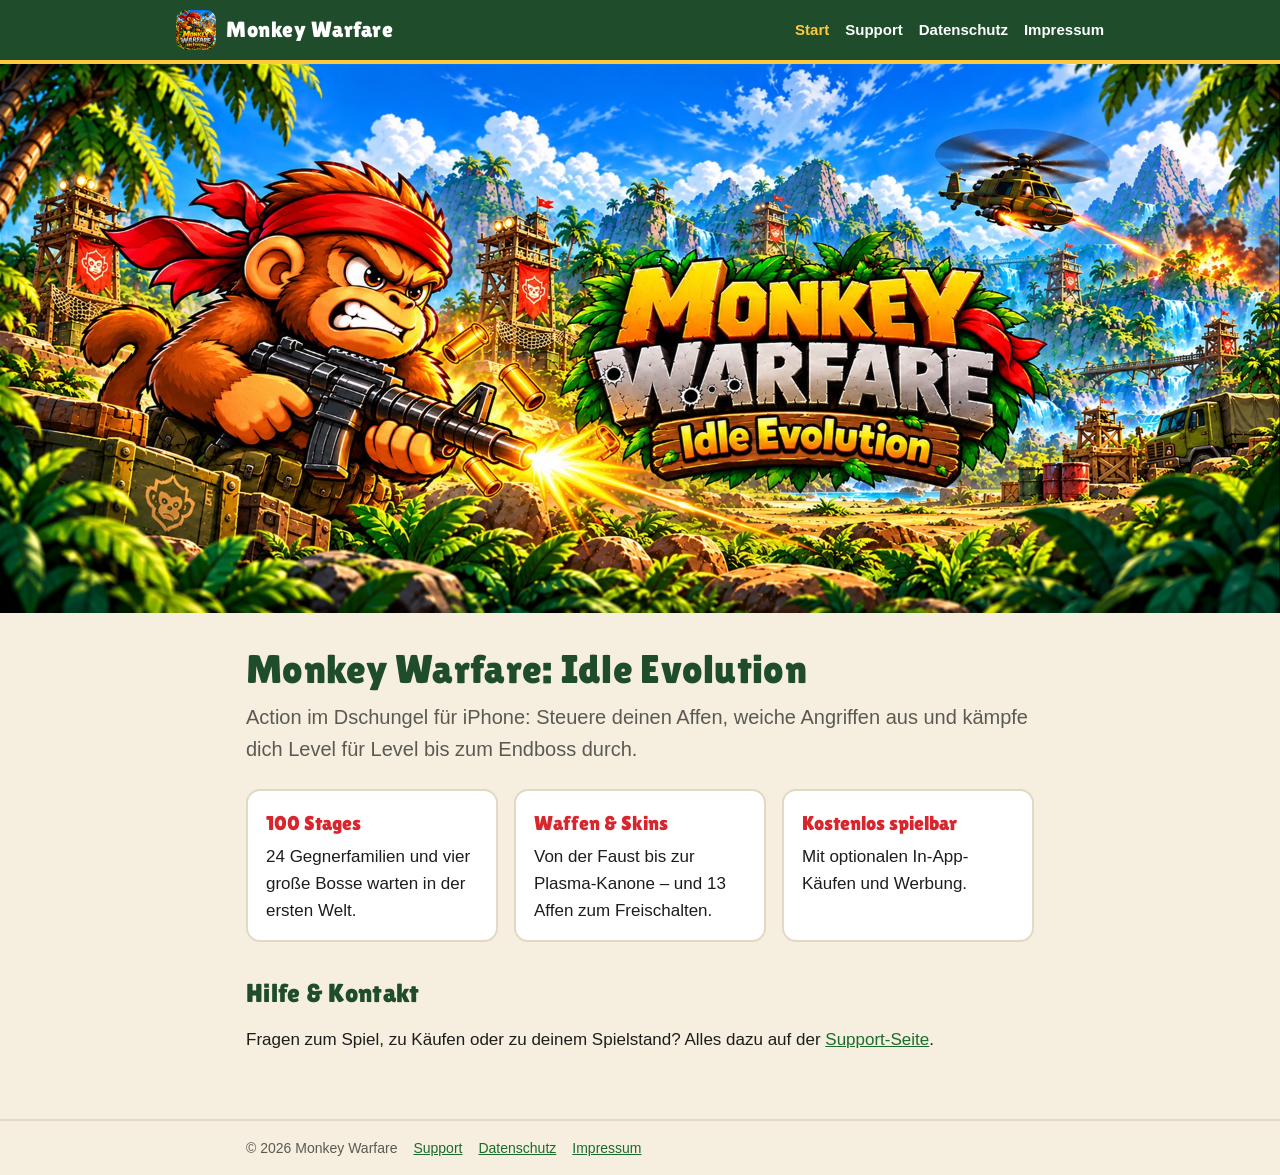
<file: index.html>
<!doctype html>
<html lang="de">
<head>
  <meta charset="utf-8">
  <meta name="viewport" content="width=device-width, initial-scale=1">
  <title>Monkey Warfare: Idle Evolution</title>
  <meta name="description" content="Monkey Warfare: Idle Evolution – Action im Dschungel für iPhone. Kämpfe dich mit deinem Affen durch 100 Stages, sammle Waffen und besiege die Bosse.">
  <link rel="icon" href="assets/favicon.png">
  <link rel="stylesheet" href="assets/style.css">
</head>
<body>
  <header class="top">
    <div class="top__inner">
      <a class="top__brand" href="./"><img src="assets/icon.png" alt="">Monkey Warfare</a>
      <nav>
        <a href="./" aria-current="page">Start</a>
        <a href="support.html">Support</a>
        <a href="datenschutz.html">Datenschutz</a>
        <a href="impressum.html">Impressum</a>
      </nav>
    </div>
  </header>

  <div class="hero">
    <img src="assets/header.jpg" width="1920" height="823" alt="Monkey Warfare: Idle Evolution – ein Affe mit rotem Stirnband kämpft im Dschungel">
  </div>

  <main>
    <h1>Monkey Warfare: Idle Evolution</h1>
    <p class="lead">Action im Dschungel für iPhone: Steuere deinen Affen, weiche Angriffen aus und kämpfe dich Level für Level
      bis zum Endboss durch.</p>

    <div class="cards">
      <div class="card"><strong>100 Stages</strong><p>24 Gegnerfamilien und vier große Bosse warten in der ersten Welt.</p></div>
      <div class="card"><strong>Waffen &amp; Skins</strong><p>Von der Faust bis zur Plasma-Kanone – und 13 Affen zum Freischalten.</p></div>
      <div class="card"><strong>Kostenlos spielbar</strong><p>Mit optionalen In-App-Käufen und Werbung.</p></div>
    </div>

    <h2>Hilfe &amp; Kontakt</h2>
    <p>Fragen zum Spiel, zu Käufen oder zu deinem Spielstand? Alles dazu auf der <a href="support.html">Support-Seite</a>.</p>
  </main>

  <footer>
    <div class="inner">
      <span>© 2026 Monkey Warfare</span>
      <a href="support.html">Support</a>
      <a href="datenschutz.html">Datenschutz</a>
      <a href="impressum.html">Impressum</a>
    </div>
  </footer>
</body>
</html>
</file>
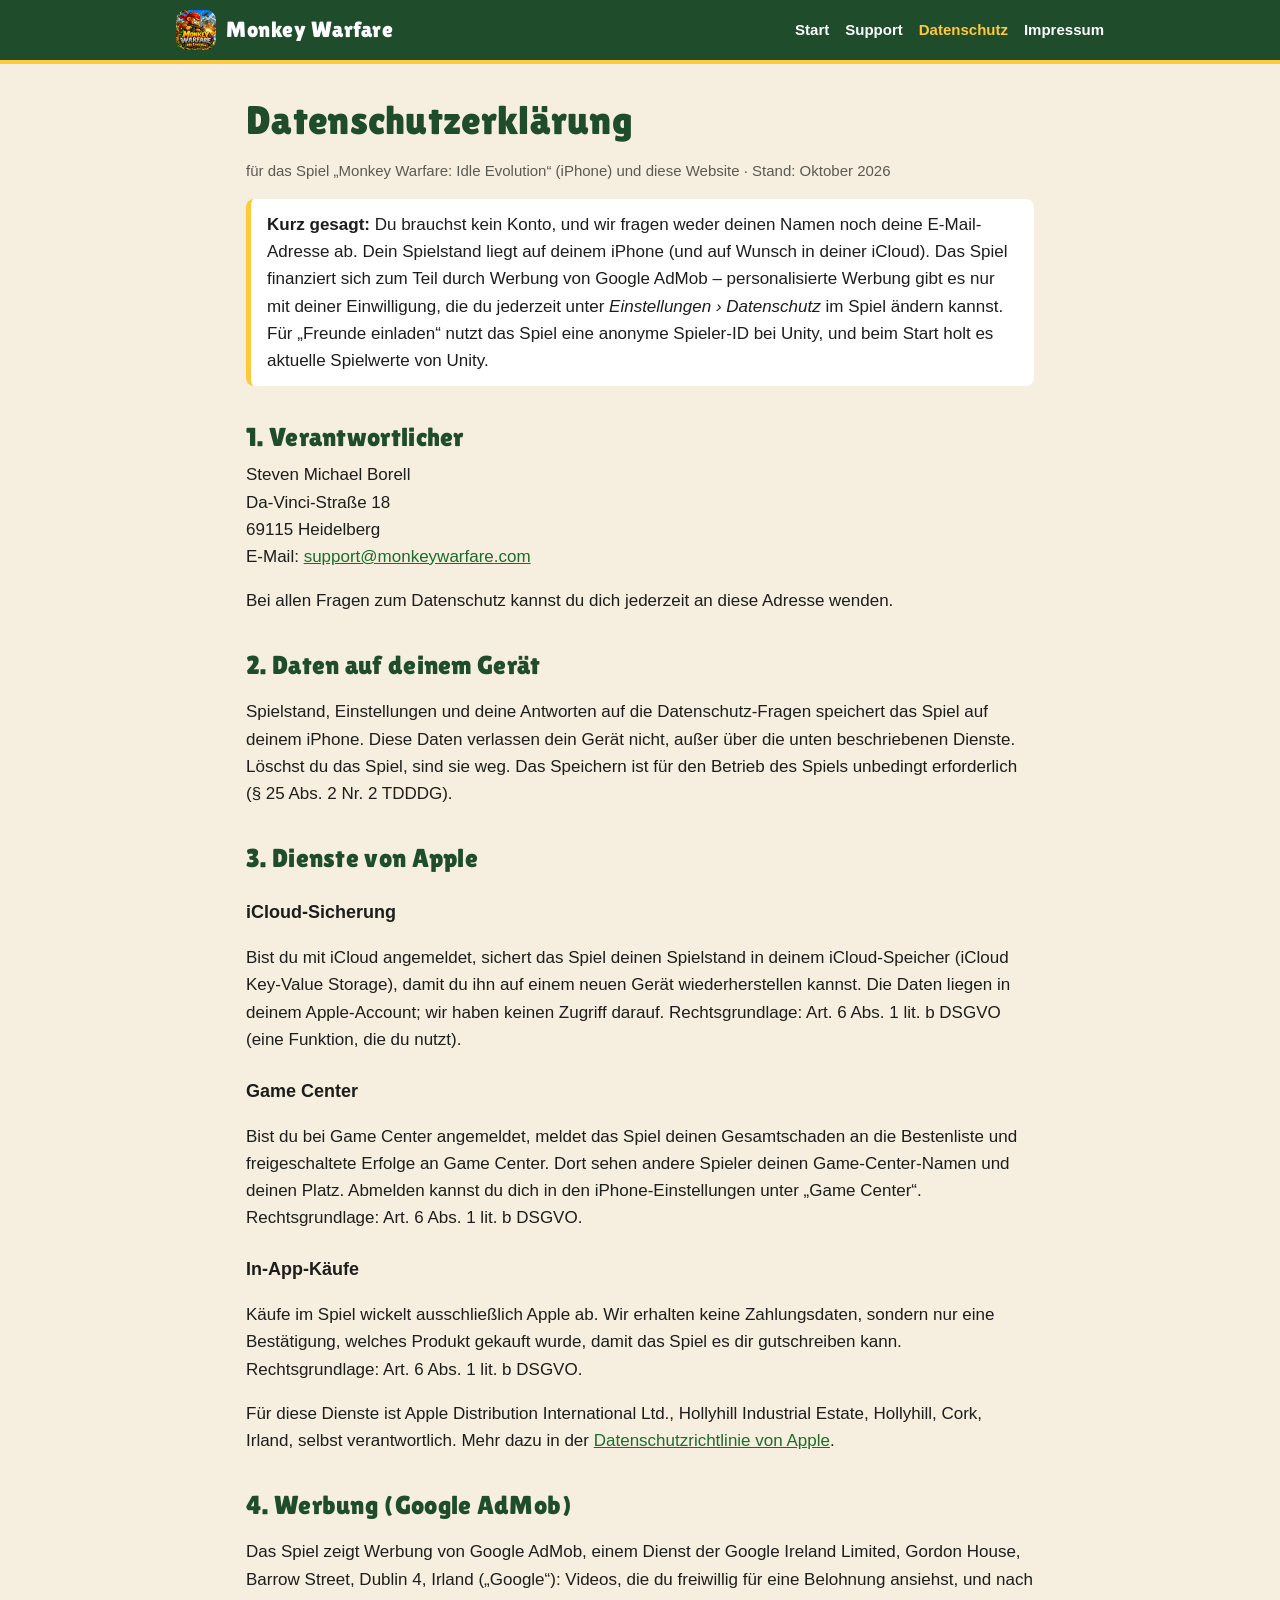
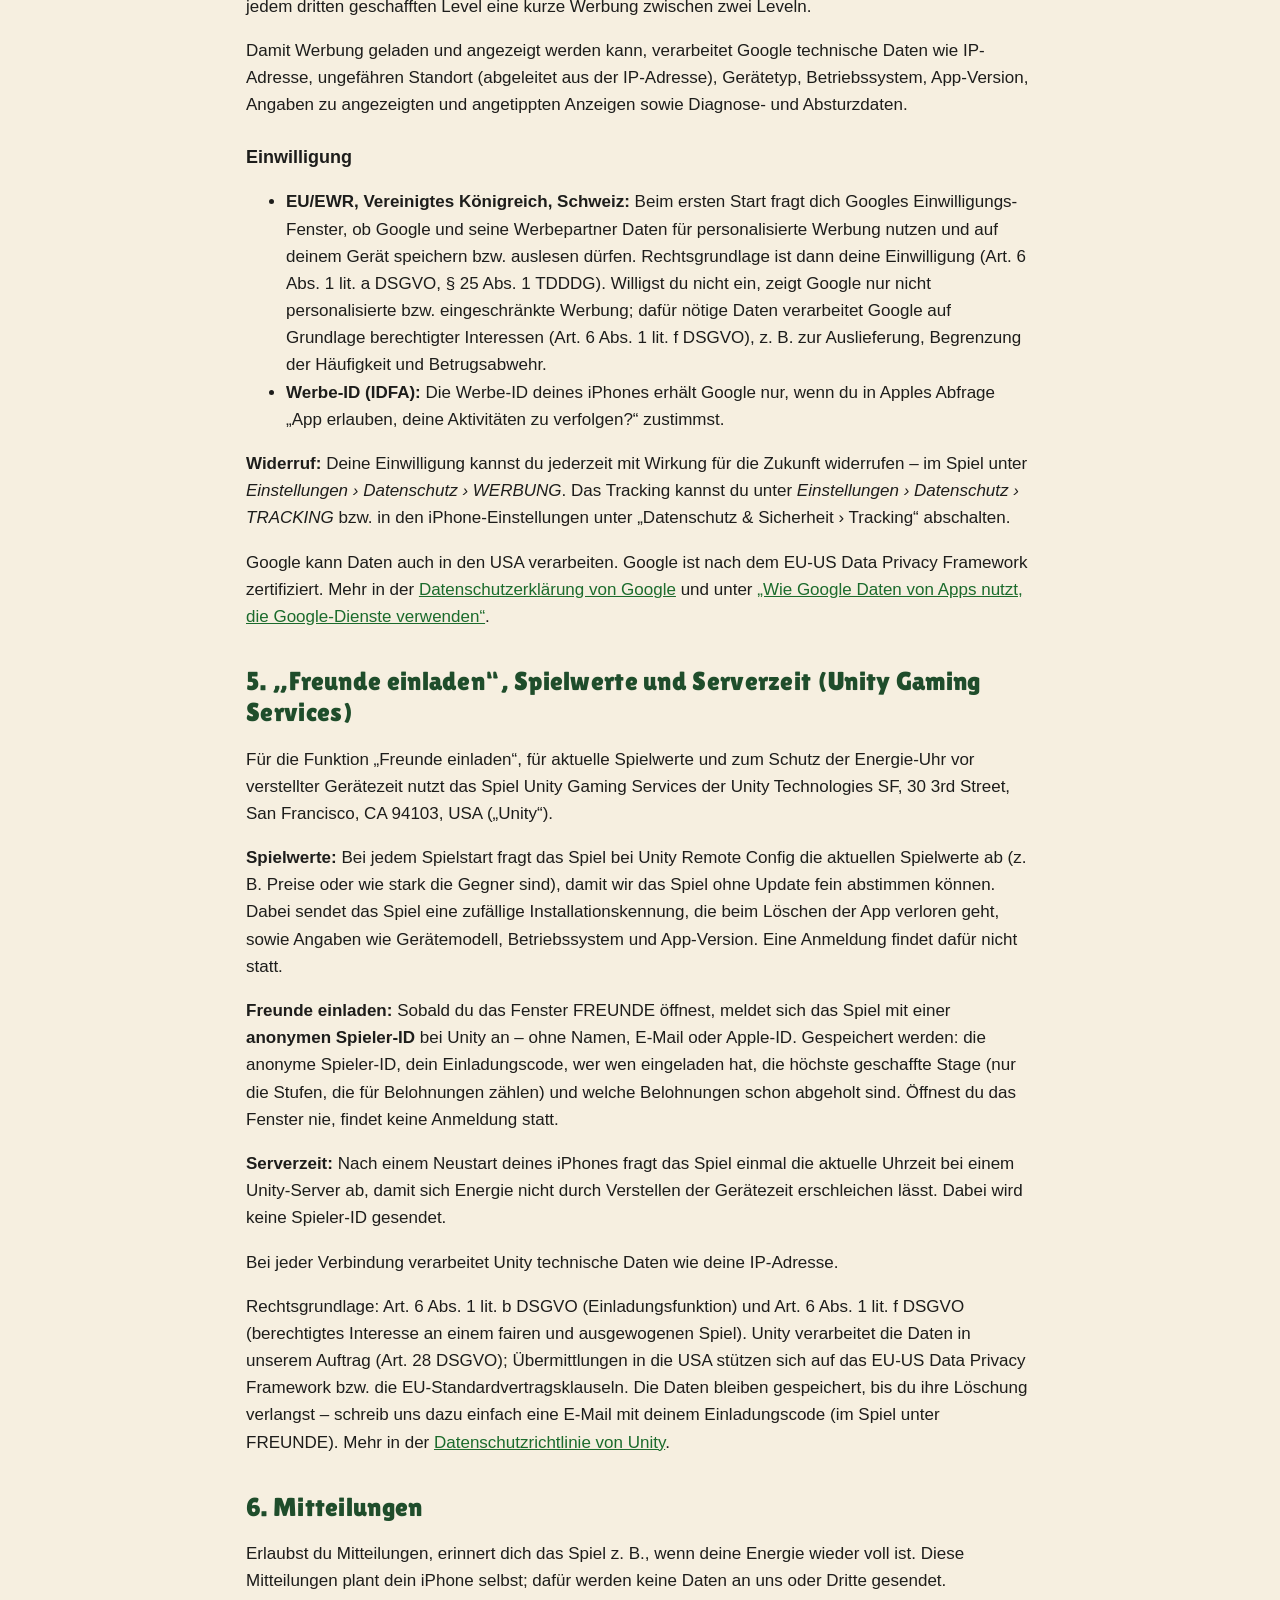
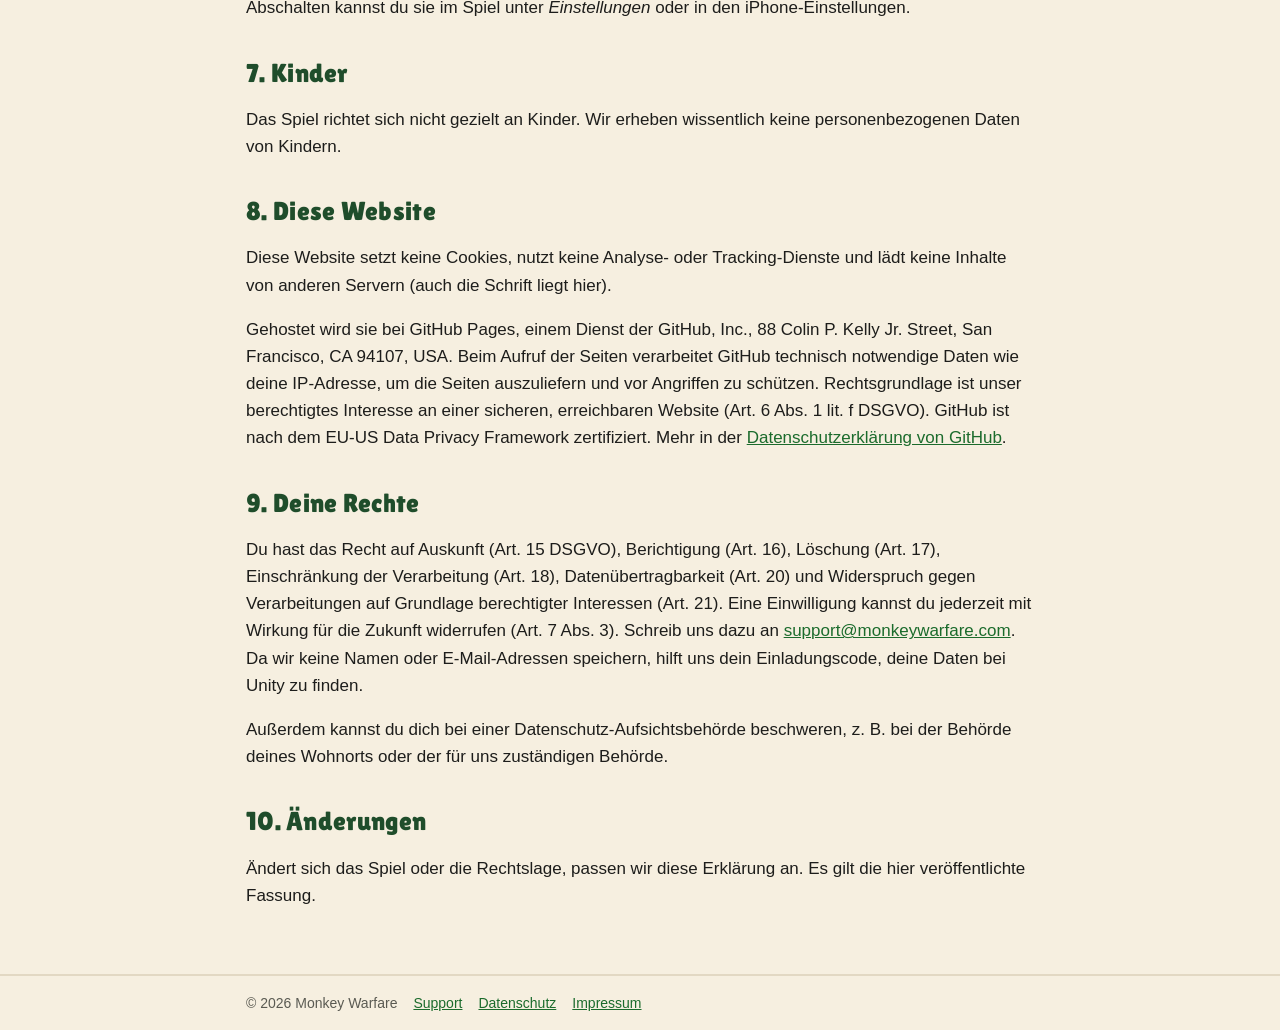
<file: datenschutz.html>
<!doctype html>
<html lang="de">
<head>
  <meta charset="utf-8">
  <meta name="viewport" content="width=device-width, initial-scale=1">
  <title>Datenschutzerklärung – Monkey Warfare</title>
  <link rel="icon" href="assets/favicon.png">
  <link rel="stylesheet" href="assets/style.css">
</head>
<body>
  <header class="top">
    <div class="top__inner">
      <a class="top__brand" href="./"><img src="assets/icon.png" alt="">Monkey Warfare</a>
      <nav>
        <a href="./">Start</a>
        <a href="support.html">Support</a>
        <a href="datenschutz.html" aria-current="page">Datenschutz</a>
        <a href="impressum.html">Impressum</a>
      </nav>
    </div>
  </header>

  <main>
    <h1>Datenschutzerklärung</h1>
    <p class="stand">für das Spiel „Monkey Warfare: Idle Evolution“ (iPhone) und diese Website · Stand: Oktober 2026</p>

    <div class="box">
      <strong>Kurz gesagt:</strong> Du brauchst kein Konto, und wir fragen weder deinen Namen noch deine E-Mail-Adresse ab.
      Dein Spielstand liegt auf deinem iPhone (und auf Wunsch in deiner iCloud). Das Spiel finanziert sich zum Teil durch
      Werbung von Google AdMob – personalisierte Werbung gibt es nur mit deiner Einwilligung, die du jederzeit unter
      <em>Einstellungen › Datenschutz</em> im Spiel ändern kannst. Für „Freunde einladen“ nutzt das Spiel eine anonyme
      Spieler-ID bei Unity, und beim Start holt es aktuelle Spielwerte von Unity.
    </div>

    <h2>1. Verantwortlicher</h2>
    <address>
      Steven Michael Borell<br>
      Da-Vinci-Straße 18<br>
      69115 Heidelberg<br>
      E-Mail: <a href="mailto:support@monkeywarfare.com">support@monkeywarfare.com</a>
    </address>
    <p>Bei allen Fragen zum Datenschutz kannst du dich jederzeit an diese Adresse wenden.</p>

    <h2>2. Daten auf deinem Gerät</h2>
    <p>Spielstand, Einstellungen und deine Antworten auf die Datenschutz-Fragen speichert das Spiel auf deinem iPhone. Diese
      Daten verlassen dein Gerät nicht, außer über die unten beschriebenen Dienste. Löschst du das Spiel, sind sie weg.
      Das Speichern ist für den Betrieb des Spiels unbedingt erforderlich (§ 25 Abs. 2 Nr. 2 TDDDG).</p>

    <h2>3. Dienste von Apple</h2>
    <h3>iCloud-Sicherung</h3>
    <p>Bist du mit iCloud angemeldet, sichert das Spiel deinen Spielstand in deinem iCloud-Speicher (iCloud Key-Value
      Storage), damit du ihn auf einem neuen Gerät wiederherstellen kannst. Die Daten liegen in deinem Apple-Account; wir
      haben keinen Zugriff darauf. Rechtsgrundlage: Art. 6 Abs. 1 lit. b DSGVO (eine Funktion, die du nutzt).</p>
    <h3>Game Center</h3>
    <p>Bist du bei Game Center angemeldet, meldet das Spiel deinen Gesamtschaden an die Bestenliste und freigeschaltete
      Erfolge an Game Center. Dort sehen andere Spieler deinen Game-Center-Namen und deinen Platz. Abmelden kannst du dich
      in den iPhone-Einstellungen unter „Game Center“. Rechtsgrundlage: Art. 6 Abs. 1 lit. b DSGVO.</p>
    <h3>In-App-Käufe</h3>
    <p>Käufe im Spiel wickelt ausschließlich Apple ab. Wir erhalten keine Zahlungsdaten, sondern nur eine Bestätigung,
      welches Produkt gekauft wurde, damit das Spiel es dir gutschreiben kann. Rechtsgrundlage: Art. 6 Abs. 1 lit. b DSGVO.</p>
    <p>Für diese Dienste ist Apple Distribution International Ltd., Hollyhill Industrial Estate, Hollyhill, Cork, Irland,
      selbst verantwortlich. Mehr dazu in der <a href="https://www.apple.com/de/legal/privacy/" rel="noopener">Datenschutzrichtlinie von Apple</a>.</p>

    <h2>4. Werbung (Google AdMob)</h2>
    <p>Das Spiel zeigt Werbung von Google AdMob, einem Dienst der Google Ireland Limited, Gordon House, Barrow Street,
      Dublin 4, Irland („Google“): Videos, die du freiwillig für eine Belohnung ansiehst, und nach jedem dritten geschafften
      Level eine kurze Werbung zwischen zwei Leveln.</p>
    <p>Damit Werbung geladen und angezeigt werden kann, verarbeitet Google technische Daten wie IP-Adresse, ungefähren
      Standort (abgeleitet aus der IP-Adresse), Gerätetyp, Betriebssystem, App-Version, Angaben zu angezeigten und
      angetippten Anzeigen sowie Diagnose- und Absturzdaten.</p>
    <h3>Einwilligung</h3>
    <ul>
      <li><strong>EU/EWR, Vereinigtes Königreich, Schweiz:</strong> Beim ersten Start fragt dich Googles Einwilligungs-Fenster,
        ob Google und seine Werbepartner Daten für personalisierte Werbung nutzen und auf deinem Gerät speichern bzw. auslesen
        dürfen. Rechtsgrundlage ist dann deine Einwilligung (Art. 6 Abs. 1 lit. a DSGVO, § 25 Abs. 1 TDDDG). Willigst du
        nicht ein, zeigt Google nur nicht personalisierte bzw. eingeschränkte Werbung; dafür nötige Daten verarbeitet Google
        auf Grundlage berechtigter Interessen (Art. 6 Abs. 1 lit. f DSGVO), z. B. zur Auslieferung, Begrenzung der Häufigkeit
        und Betrugsabwehr.</li>
      <li><strong>Werbe-ID (IDFA):</strong> Die Werbe-ID deines iPhones erhält Google nur, wenn du in Apples Abfrage
        „App erlauben, deine Aktivitäten zu verfolgen?“ zustimmst.</li>
    </ul>
    <p><strong>Widerruf:</strong> Deine Einwilligung kannst du jederzeit mit Wirkung für die Zukunft widerrufen – im Spiel
      unter <em>Einstellungen › Datenschutz › WERBUNG</em>. Das Tracking kannst du unter <em>Einstellungen › Datenschutz ›
      TRACKING</em> bzw. in den iPhone-Einstellungen unter „Datenschutz &amp; Sicherheit › Tracking“ abschalten.</p>
    <p>Google kann Daten auch in den USA verarbeiten. Google ist nach dem EU-US Data Privacy Framework zertifiziert. Mehr in der
      <a href="https://policies.google.com/privacy?hl=de" rel="noopener">Datenschutzerklärung von Google</a> und unter
      <a href="https://policies.google.com/technologies/partner-sites?hl=de" rel="noopener">„Wie Google Daten von Apps nutzt, die Google-Dienste verwenden“</a>.</p>

    <h2>5. „Freunde einladen“, Spielwerte und Serverzeit (Unity Gaming Services)</h2>
    <p>Für die Funktion „Freunde einladen“, für aktuelle Spielwerte und zum Schutz der Energie-Uhr vor verstellter Gerätezeit
      nutzt das Spiel Unity Gaming Services der Unity Technologies SF, 30 3rd Street, San Francisco, CA 94103, USA („Unity“).</p>
    <p><strong>Spielwerte:</strong> Bei jedem Spielstart fragt das Spiel bei Unity Remote Config die aktuellen Spielwerte ab
      (z. B. Preise oder wie stark die Gegner sind), damit wir das Spiel ohne Update fein abstimmen können. Dabei sendet
      das Spiel eine zufällige Installationskennung, die beim Löschen der App verloren geht, sowie Angaben wie Gerätemodell,
      Betriebssystem und App-Version. Eine Anmeldung findet dafür nicht statt.</p>
    <p><strong>Freunde einladen:</strong> Sobald du das Fenster FREUNDE öffnest, meldet sich das Spiel mit einer
      <strong>anonymen Spieler-ID</strong> bei Unity an – ohne Namen, E-Mail oder Apple-ID. Gespeichert werden: die anonyme
      Spieler-ID, dein Einladungscode, wer wen eingeladen hat, die höchste geschaffte Stage (nur die Stufen, die für
      Belohnungen zählen) und welche Belohnungen schon abgeholt sind. Öffnest du das Fenster nie, findet keine Anmeldung statt.</p>
    <p><strong>Serverzeit:</strong> Nach einem Neustart deines iPhones fragt das Spiel einmal die aktuelle Uhrzeit bei einem
      Unity-Server ab, damit sich Energie nicht durch Verstellen der Gerätezeit erschleichen lässt. Dabei wird keine
      Spieler-ID gesendet.</p>
    <p>Bei jeder Verbindung verarbeitet Unity technische Daten wie deine IP-Adresse.</p>
    <p>Rechtsgrundlage: Art. 6 Abs. 1 lit. b DSGVO (Einladungsfunktion) und Art. 6 Abs. 1 lit. f DSGVO (berechtigtes
      Interesse an einem fairen und ausgewogenen Spiel). Unity verarbeitet die Daten in unserem Auftrag (Art. 28 DSGVO); Übermittlungen in
      die USA stützen sich auf das EU-US Data Privacy Framework bzw. die EU-Standardvertragsklauseln. Die Daten bleiben
      gespeichert, bis du ihre Löschung verlangst – schreib uns dazu einfach eine E-Mail mit deinem Einladungscode
      (im Spiel unter FREUNDE). Mehr in der <a href="https://unity.com/legal/privacy-policy" rel="noopener">Datenschutzrichtlinie von Unity</a>.</p>

    <h2>6. Mitteilungen</h2>
    <p>Erlaubst du Mitteilungen, erinnert dich das Spiel z. B., wenn deine Energie wieder voll ist. Diese Mitteilungen plant
      dein iPhone selbst; dafür werden keine Daten an uns oder Dritte gesendet. Abschalten kannst du sie im Spiel unter
      <em>Einstellungen</em> oder in den iPhone-Einstellungen.</p>

    <h2>7. Kinder</h2>
    <p>Das Spiel richtet sich nicht gezielt an Kinder. Wir erheben wissentlich keine personenbezogenen Daten von Kindern.</p>

    <h2>8. Diese Website</h2>
    <p>Diese Website setzt keine Cookies, nutzt keine Analyse- oder Tracking-Dienste und lädt keine Inhalte von anderen
      Servern (auch die Schrift liegt hier). </p>
    <p>Gehostet wird sie bei GitHub Pages, einem Dienst der GitHub, Inc., 88 Colin P. Kelly Jr. Street, San Francisco,
      CA 94107, USA. Beim Aufruf der Seiten verarbeitet GitHub technisch notwendige Daten wie deine IP-Adresse, um die Seiten
      auszuliefern und vor Angriffen zu schützen. Rechtsgrundlage ist unser berechtigtes Interesse an einer sicheren,
      erreichbaren Website (Art. 6 Abs. 1 lit. f DSGVO). GitHub ist nach dem EU-US Data Privacy Framework zertifiziert. Mehr
      in der <a href="https://docs.github.com/de/site-policy/privacy-policies/github-general-privacy-statement" rel="noopener">Datenschutzerklärung von GitHub</a>.</p>

    <h2>9. Deine Rechte</h2>
    <p>Du hast das Recht auf Auskunft (Art. 15 DSGVO), Berichtigung (Art. 16), Löschung (Art. 17), Einschränkung der
      Verarbeitung (Art. 18), Datenübertragbarkeit (Art. 20) und Widerspruch gegen Verarbeitungen auf Grundlage berechtigter
      Interessen (Art. 21). Eine Einwilligung kannst du jederzeit mit Wirkung für die Zukunft widerrufen (Art. 7 Abs. 3).
      Schreib uns dazu an <a href="mailto:support@monkeywarfare.com">support@monkeywarfare.com</a>. Da wir keine Namen oder E-Mail-Adressen speichern, hilft
      uns dein Einladungscode, deine Daten bei Unity zu finden.</p>
    <p>Außerdem kannst du dich bei einer Datenschutz-Aufsichtsbehörde beschweren, z. B. bei der Behörde deines Wohnorts
      oder der für uns zuständigen Behörde.</p>

    <h2>10. Änderungen</h2>
    <p>Ändert sich das Spiel oder die Rechtslage, passen wir diese Erklärung an. Es gilt die hier veröffentlichte Fassung.</p>
  </main>

  <footer>
    <div class="inner">
      <span>© 2026 Monkey Warfare</span>
      <a href="support.html">Support</a>
      <a href="datenschutz.html">Datenschutz</a>
      <a href="impressum.html">Impressum</a>
    </div>
  </footer>
</body>
</html>
</file>
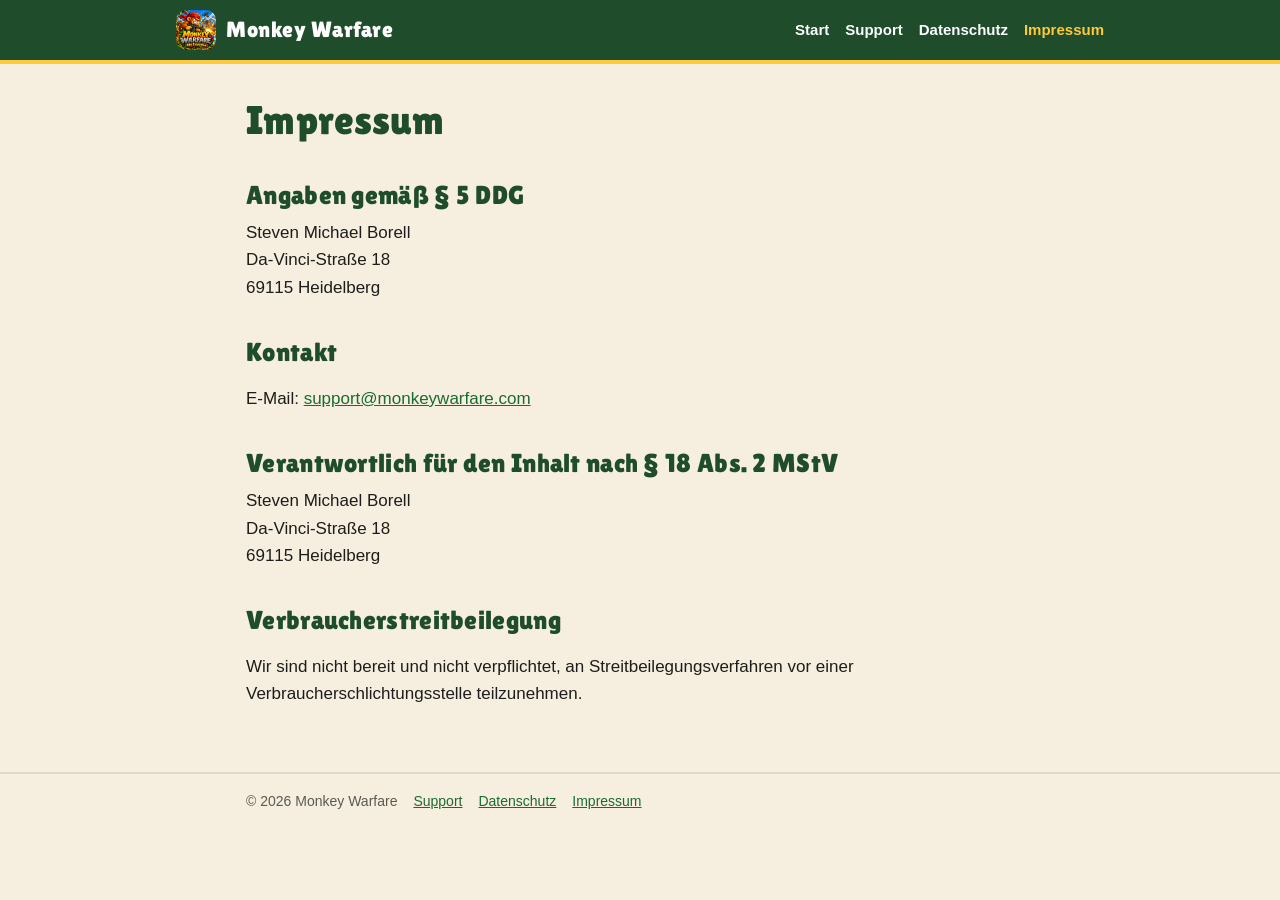
<file: impressum.html>
<!doctype html>
<html lang="de">
<head>
  <meta charset="utf-8">
  <meta name="viewport" content="width=device-width, initial-scale=1">
  <title>Impressum – Monkey Warfare</title>
  <link rel="icon" href="assets/favicon.png">
  <link rel="stylesheet" href="assets/style.css">
</head>
<body>
  <header class="top">
    <div class="top__inner">
      <a class="top__brand" href="./"><img src="assets/icon.png" alt="">Monkey Warfare</a>
      <nav>
        <a href="./">Start</a>
        <a href="support.html">Support</a>
        <a href="datenschutz.html">Datenschutz</a>
        <a href="impressum.html" aria-current="page">Impressum</a>
      </nav>
    </div>
  </header>

  <main>
    <h1>Impressum</h1>

    <h2>Angaben gemäß § 5 DDG</h2>
    <address>
      Steven Michael Borell<br>
      Da-Vinci-Straße 18<br>
      69115 Heidelberg
    </address>

    <h2>Kontakt</h2>
    <p>E-Mail: <a href="mailto:support@monkeywarfare.com">support@monkeywarfare.com</a></p>

    <h2>Verantwortlich für den Inhalt nach § 18 Abs. 2 MStV</h2>
    <address>
      Steven Michael Borell<br>
      Da-Vinci-Straße 18<br>
      69115 Heidelberg
    </address>

    <h2>Verbraucherstreitbeilegung</h2>
    <p>Wir sind nicht bereit und nicht verpflichtet, an Streitbeilegungsverfahren vor einer Verbraucherschlichtungsstelle
      teilzunehmen.</p>
  </main>

  <footer>
    <div class="inner">
      <span>© 2026 Monkey Warfare</span>
      <a href="support.html">Support</a>
      <a href="datenschutz.html">Datenschutz</a>
      <a href="impressum.html">Impressum</a>
    </div>
  </footer>
</body>
</html>
</file>
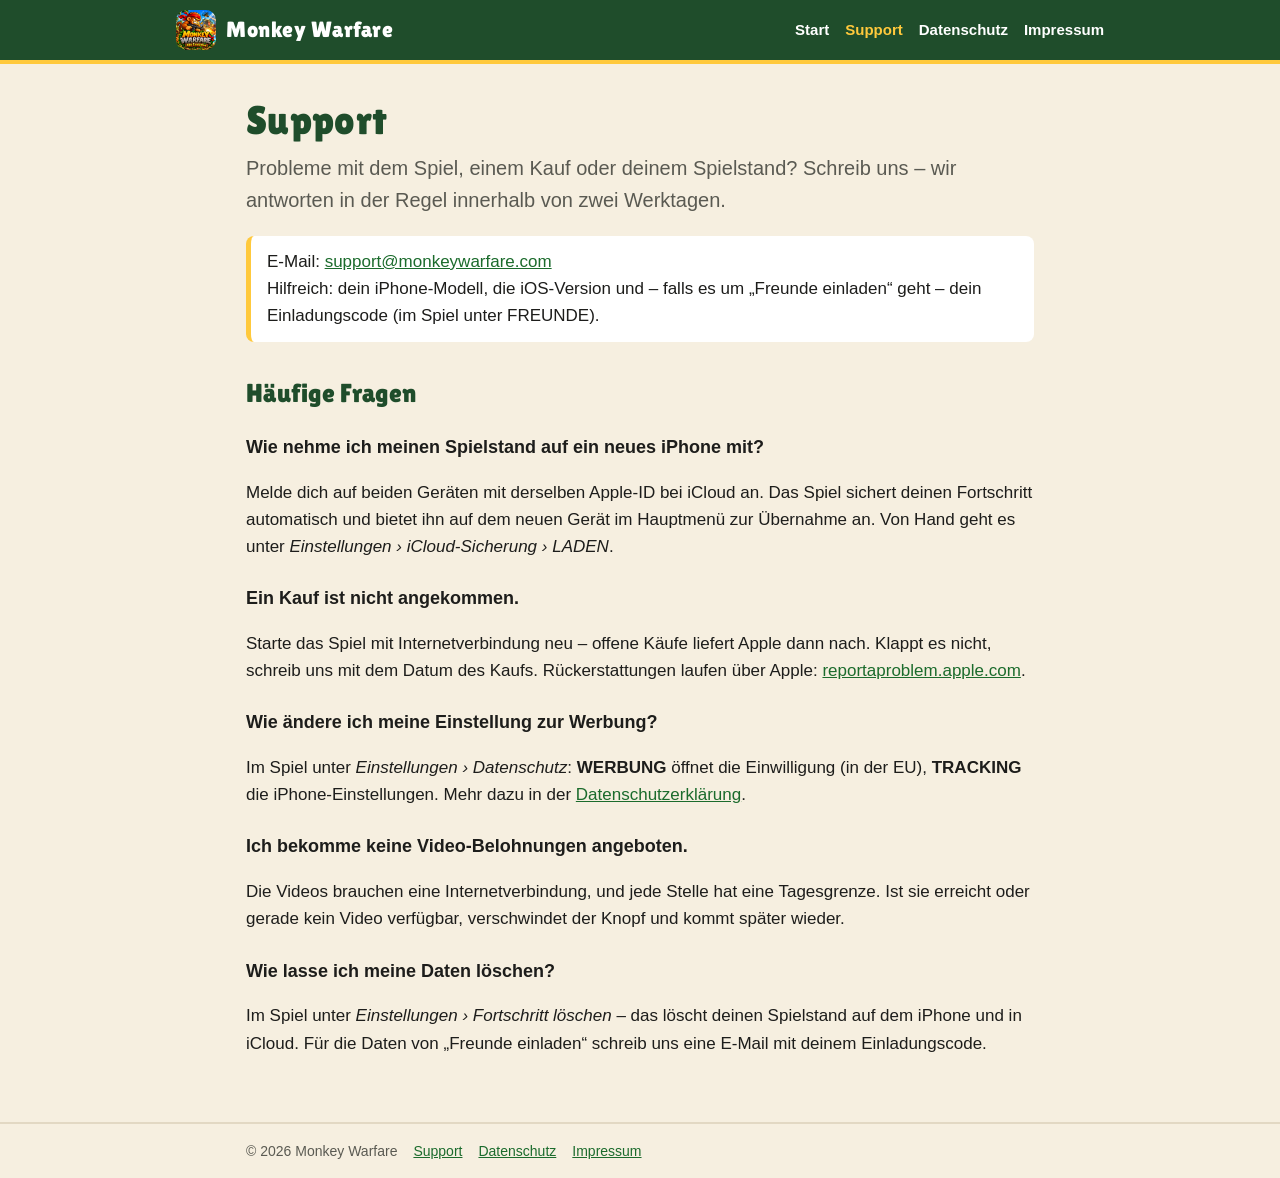
<file: support.html>
<!doctype html>
<html lang="de">
<head>
  <meta charset="utf-8">
  <meta name="viewport" content="width=device-width, initial-scale=1">
  <title>Support – Monkey Warfare</title>
  <link rel="icon" href="assets/favicon.png">
  <link rel="stylesheet" href="assets/style.css">
</head>
<body>
  <header class="top">
    <div class="top__inner">
      <a class="top__brand" href="./"><img src="assets/icon.png" alt="">Monkey Warfare</a>
      <nav>
        <a href="./">Start</a>
        <a href="support.html" aria-current="page">Support</a>
        <a href="datenschutz.html">Datenschutz</a>
        <a href="impressum.html">Impressum</a>
      </nav>
    </div>
  </header>

  <main>
    <h1>Support</h1>
    <p class="lead">Probleme mit dem Spiel, einem Kauf oder deinem Spielstand? Schreib uns – wir antworten in der Regel
      innerhalb von zwei Werktagen.</p>
    <div class="box">
      E-Mail: <a href="mailto:support@monkeywarfare.com?subject=Monkey%20Warfare">support@monkeywarfare.com</a><br>
      Hilfreich: dein iPhone-Modell, die iOS-Version und – falls es um „Freunde einladen“ geht – dein Einladungscode
      (im Spiel unter FREUNDE).
    </div>

    <h2>Häufige Fragen</h2>

    <h3>Wie nehme ich meinen Spielstand auf ein neues iPhone mit?</h3>
    <p>Melde dich auf beiden Geräten mit derselben Apple-ID bei iCloud an. Das Spiel sichert deinen Fortschritt automatisch
      und bietet ihn auf dem neuen Gerät im Hauptmenü zur Übernahme an. Von Hand geht es unter <em>Einstellungen ›
      iCloud-Sicherung › LADEN</em>.</p>

    <h3>Ein Kauf ist nicht angekommen.</h3>
    <p>Starte das Spiel mit Internetverbindung neu – offene Käufe liefert Apple dann nach. Klappt es nicht, schreib uns mit
      dem Datum des Kaufs. Rückerstattungen laufen über Apple: <a href="https://reportaproblem.apple.com" rel="noopener">reportaproblem.apple.com</a>.</p>

    <h3>Wie ändere ich meine Einstellung zur Werbung?</h3>
    <p>Im Spiel unter <em>Einstellungen › Datenschutz</em>: <strong>WERBUNG</strong> öffnet die Einwilligung (in der EU),
      <strong>TRACKING</strong> die iPhone-Einstellungen. Mehr dazu in der <a href="datenschutz.html">Datenschutzerklärung</a>.</p>

    <h3>Ich bekomme keine Video-Belohnungen angeboten.</h3>
    <p>Die Videos brauchen eine Internetverbindung, und jede Stelle hat eine Tagesgrenze. Ist sie erreicht oder gerade kein
      Video verfügbar, verschwindet der Knopf und kommt später wieder.</p>

    <h3>Wie lasse ich meine Daten löschen?</h3>
    <p>Im Spiel unter <em>Einstellungen › Fortschritt löschen</em> – das löscht deinen Spielstand auf dem iPhone und in
      iCloud. Für die Daten von „Freunde einladen“ schreib uns eine E-Mail mit deinem Einladungscode.</p>
  </main>

  <footer>
    <div class="inner">
      <span>© 2026 Monkey Warfare</span>
      <a href="support.html">Support</a>
      <a href="datenschutz.html">Datenschutz</a>
      <a href="impressum.html">Impressum</a>
    </div>
  </footer>
</body>
</html>
</file>
<file: assets/style.css>
/* monkeywarfare.com – eine Datei für alle Seiten. Schrift lokal (kein Google-Fonts-Abruf, DSGVO). */
@font-face {
  font-family: "Lilita One";
  src: url("LilitaOne-Regular.ttf") format("truetype");
  font-display: swap;
}

:root {
  --jungle: #1f4d2b;
  --jungle-dark: #12301a;
  --leaf: #3f8f3a;
  --banana: #ffc93c;
  --bandana: #d7262e;
  --sand: #f6efe0;
  --ink: #1d1d1b;
  --muted: #5a5a52;
  --card: #ffffff;
  --line: #e2d8c3;
}

* { box-sizing: border-box; }

body {
  margin: 0;
  background: var(--sand);
  color: var(--ink);
  font: 17px/1.6 -apple-system, BlinkMacSystemFont, "Segoe UI", Roboto, Helvetica, Arial, sans-serif;
}

a { color: #1b6b2c; }
a:hover { color: var(--bandana); }

.top {
  background: var(--jungle);
  border-bottom: 4px solid var(--banana);
}
.top__inner {
  max-width: 960px;
  margin: 0 auto;
  padding: 10px 16px;
  display: flex;
  align-items: center;
  gap: 12px;
  flex-wrap: wrap;
}
.top__brand {
  display: flex;
  align-items: center;
  gap: 10px;
  color: #fff;
  text-decoration: none;
  font-family: "Lilita One", sans-serif;
  font-size: 22px;
  letter-spacing: 0.5px;
}
.top__brand img { width: 40px; height: 40px; border-radius: 10px; }
.top nav { margin-left: auto; display: flex; gap: 16px; flex-wrap: wrap; }
.top nav a { color: #fff; text-decoration: none; font-weight: 600; font-size: 15px; }
.top nav a:hover, .top nav a[aria-current="page"] { color: var(--banana); }

.hero { background: var(--jungle-dark); }
.hero img { display: block; width: 100%; max-width: 1400px; margin: 0 auto; height: auto; }

main {
  max-width: 820px;
  margin: 0 auto;
  padding: 32px 16px 48px;
}

h1, h2 {
  font-family: "Lilita One", sans-serif;
  font-weight: 400;
  letter-spacing: 0.3px;
  line-height: 1.2;
}
h1 { font-size: 40px; margin: 0 0 8px; color: var(--jungle); }
h2 { font-size: 26px; margin: 36px 0 8px; color: var(--jungle); }
h3 { font-size: 18px; margin: 24px 0 4px; }

.lead { font-size: 20px; color: var(--muted); margin-top: 0; }
.stand { color: var(--muted); font-size: 15px; }

.cards {
  display: grid;
  grid-template-columns: repeat(auto-fit, minmax(220px, 1fr));
  gap: 16px;
  margin: 24px 0;
}
.card {
  background: var(--card);
  border: 2px solid var(--line);
  border-radius: 14px;
  padding: 16px 18px;
}
.card strong {
  display: block;
  font-family: "Lilita One", sans-serif;
  font-weight: 400;
  font-size: 20px;
  color: var(--bandana);
}
.card p { margin: 4px 0 0; }

.box {
  background: var(--card);
  border-left: 5px solid var(--banana);
  border-radius: 8px;
  padding: 12px 16px;
  margin: 16px 0;
}

address { font-style: normal; }

footer {
  border-top: 2px solid var(--line);
  color: var(--muted);
  font-size: 14px;
}
footer .inner {
  max-width: 820px;
  margin: 0 auto;
  padding: 16px;
  display: flex;
  gap: 16px;
  flex-wrap: wrap;
}

@media (max-width: 560px) {
  h1 { font-size: 32px; }
  .top nav { margin-left: 0; width: 100%; }
}
</file>
